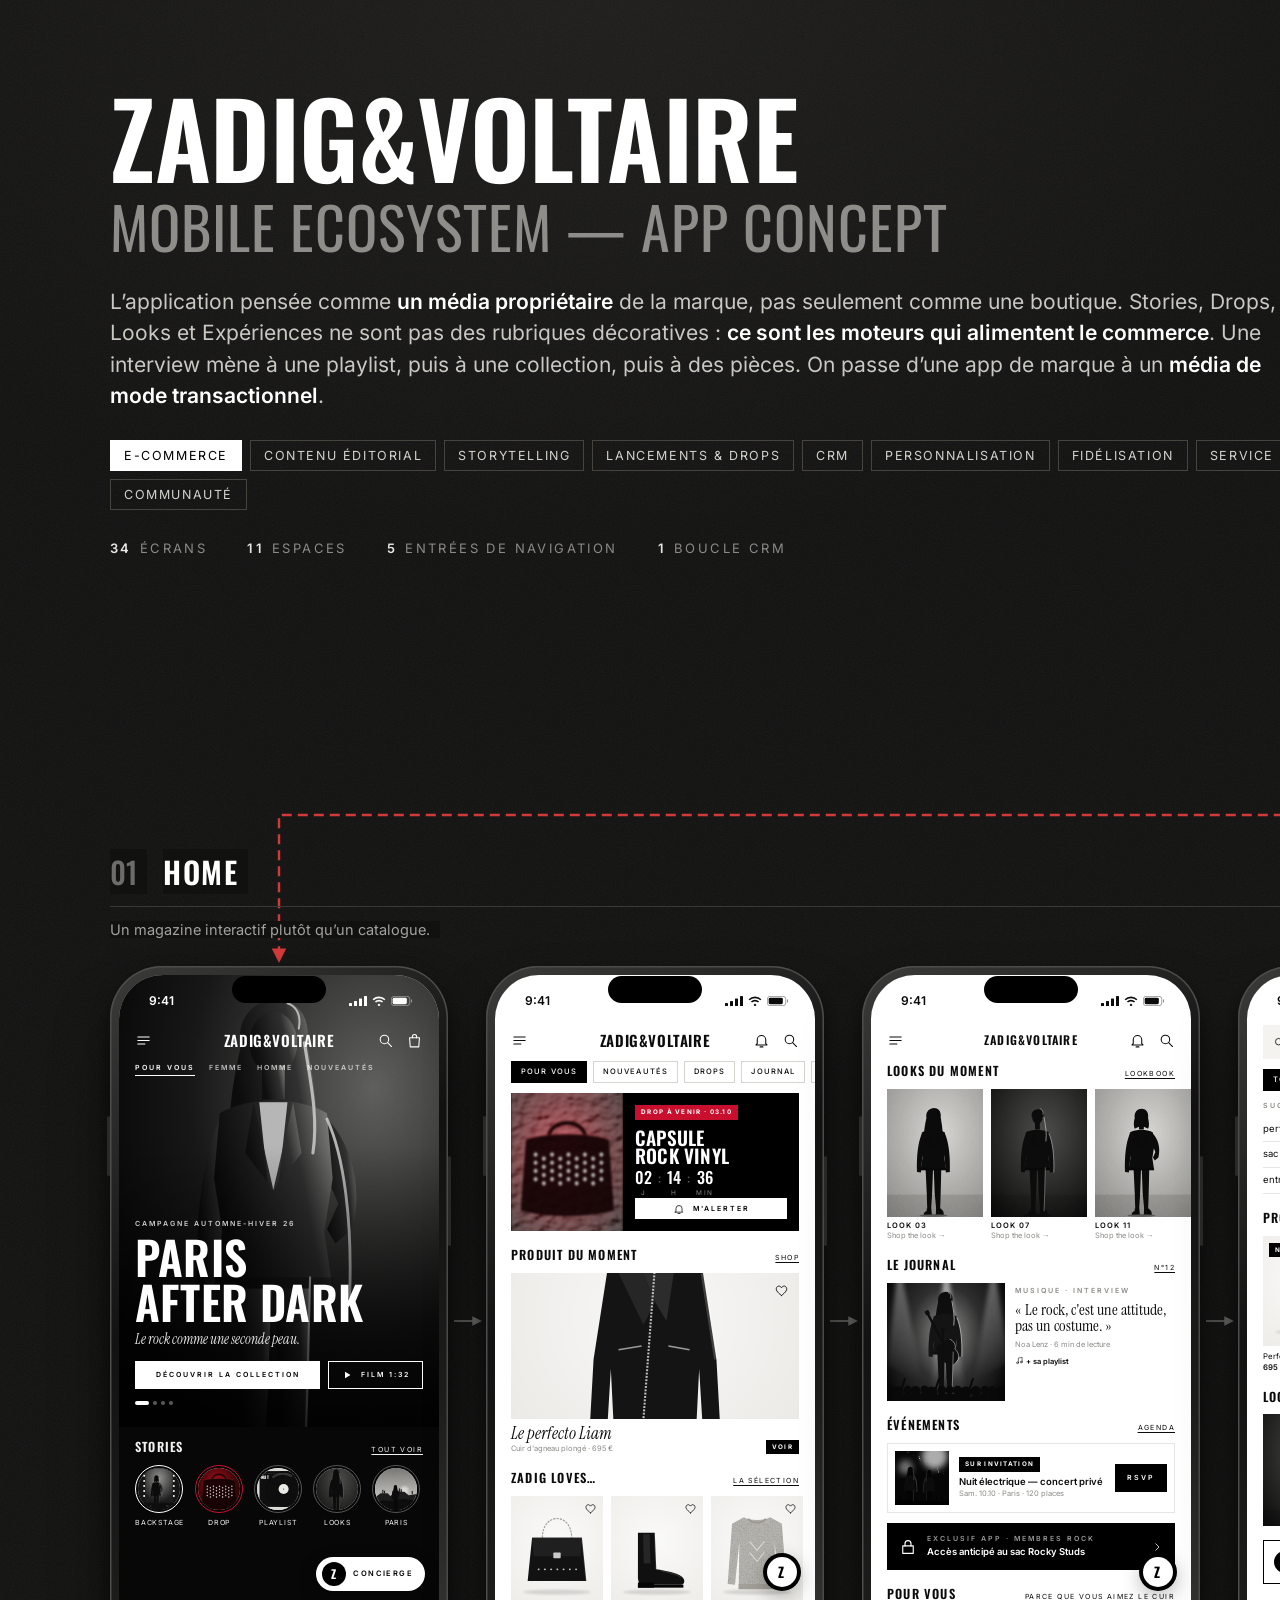
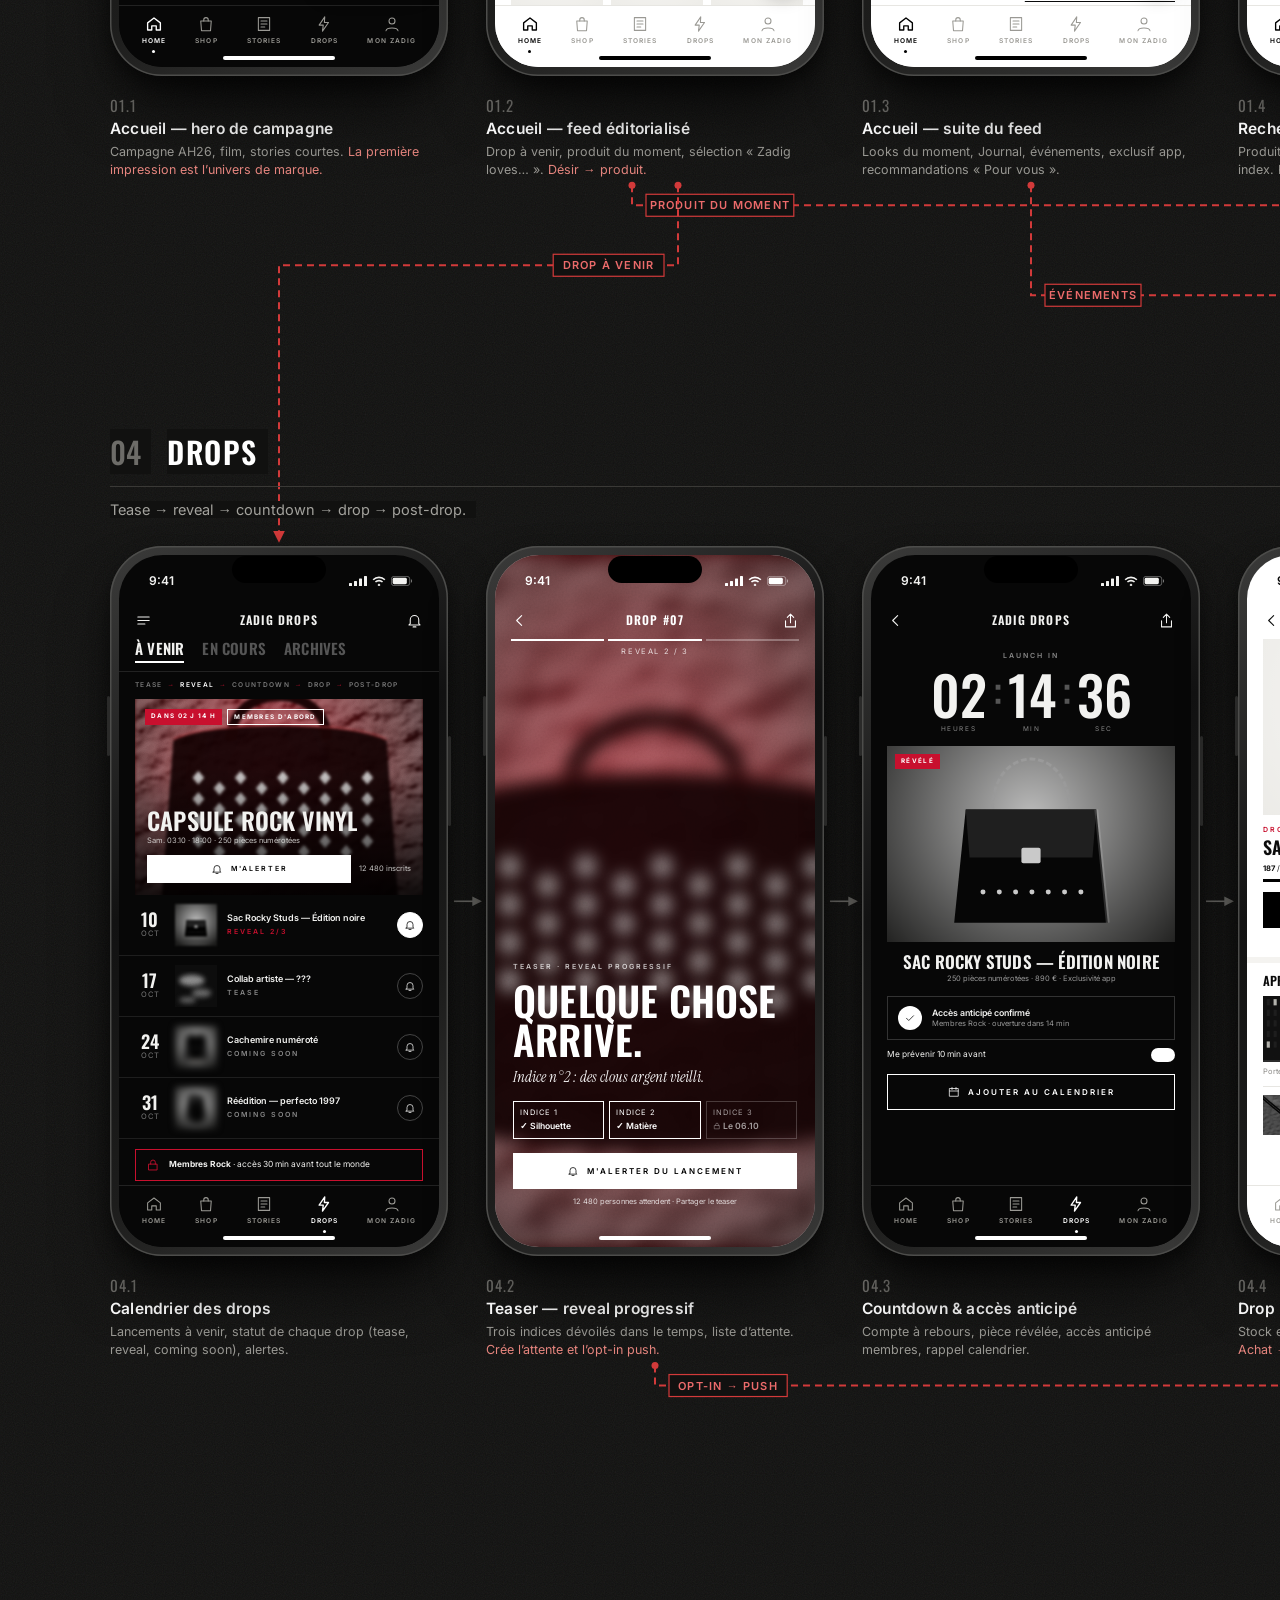
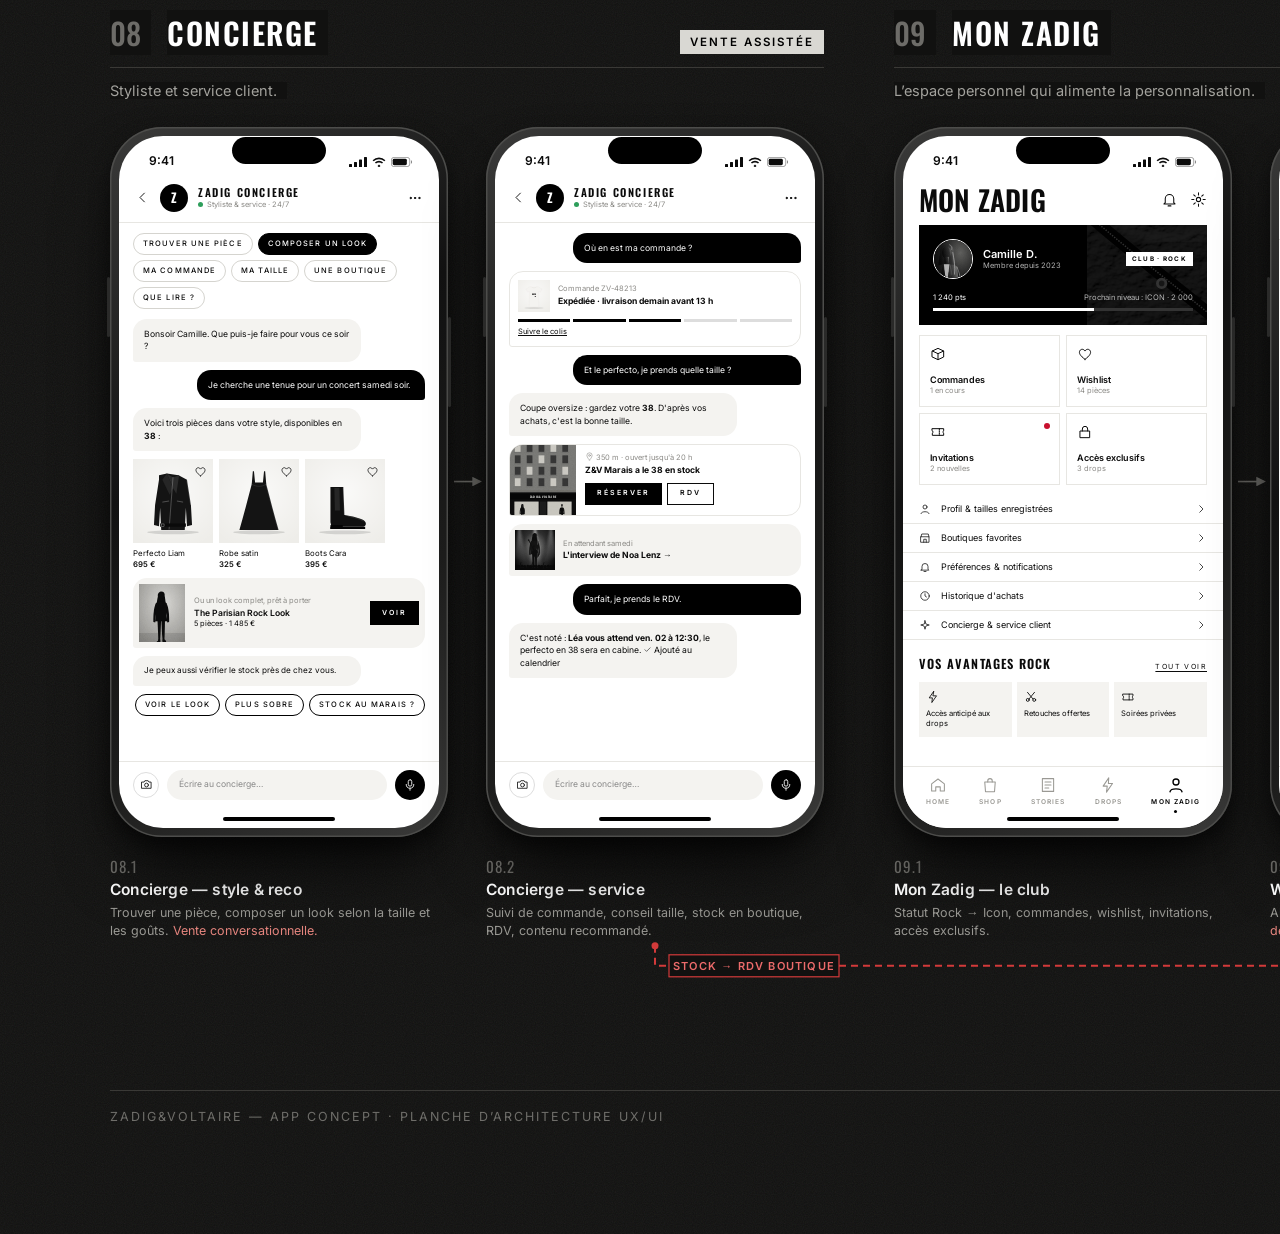
<file: zadig-voltaire/index.html>
<!doctype html>
<html lang="fr">
<head>
  <meta charset="utf-8">
  <meta name="viewport" content="width=device-width, initial-scale=1">
  <title>Zadig&amp;Voltaire App Concept</title>
  <link rel="stylesheet" href="fonts.css">
  <link rel="stylesheet" href="css/board.css">
</head>
<body>
  <main id="board" class="board"></main>
  <script src="js/art.js"></script>
  <script src="js/ui.js"></script>
  <script src="js/board.js"></script>
</body>
</html>
</file>
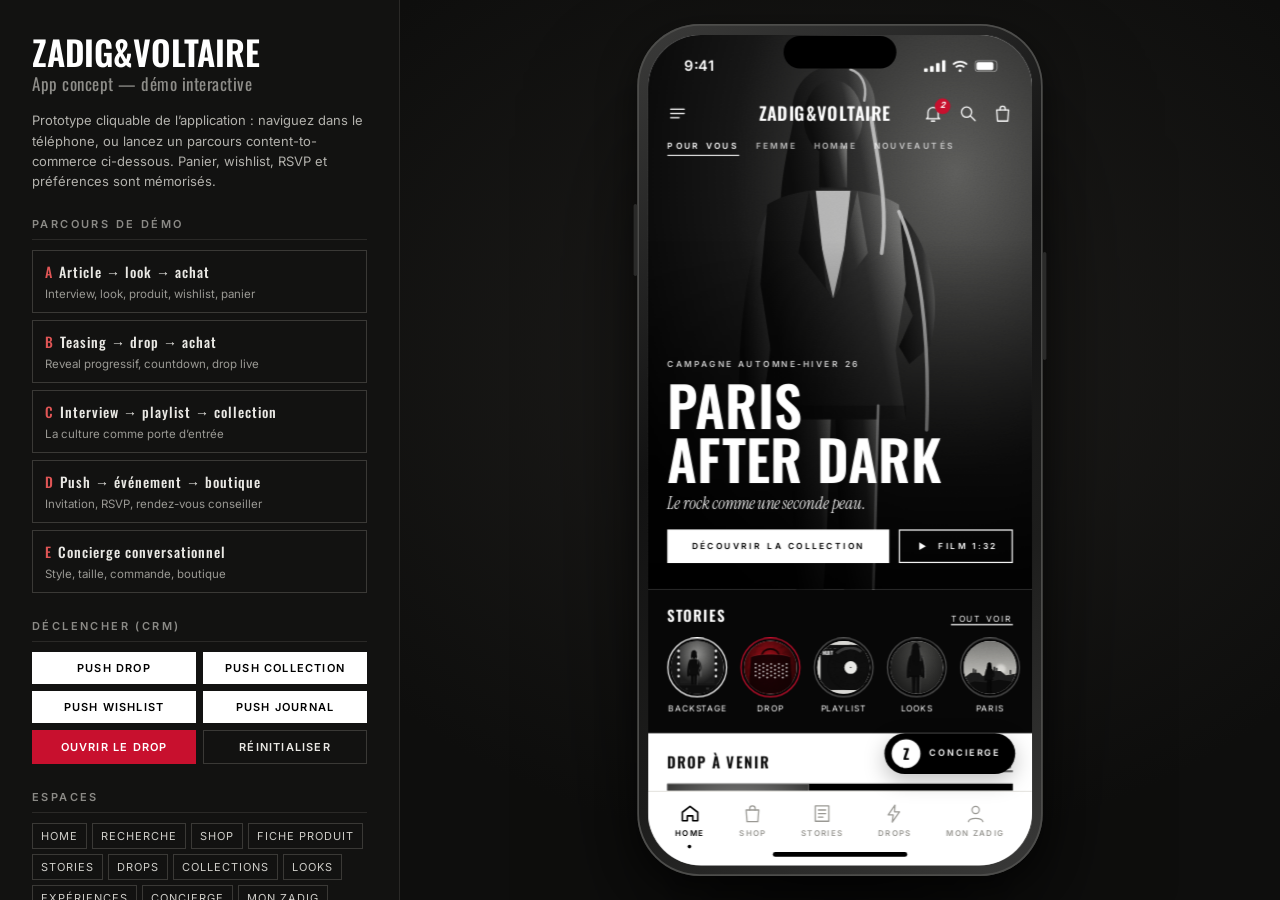
<file: zadig-voltaire/app/index.html>
<!doctype html>
<html lang="fr">
<head>
  <meta charset="utf-8">
  <meta name="viewport" content="width=device-width, initial-scale=1, viewport-fit=cover">
  <title>Zadig&amp;Voltaire App Demo</title>
  <link rel="stylesheet" href="../fonts.css">
  <link rel="stylesheet" href="../css/board.css">
  <link rel="stylesheet" href="app.css">
</head>
<body>
  <aside class="demo-panel" id="panel"></aside>
  <main class="stage">
    <div class="device">
      <div class="phone">
        <div class="island"></div>
        <div class="screen" id="screen">
          <div id="viewport"></div>
          <div id="layer"></div>
          <div class="push" id="push"></div>
          <div class="toast" id="toast"></div>
        </div>
      </div>
    </div>
  </main>
  <script src="../js/art.js"></script>
  <script src="../js/ui.js"></script>
  <script src="data.js"></script>
  <script src="app.js"></script>
</body>
</html>
</file>
<file: zadig-voltaire/fonts.css>
@font-face{font-family:'Oswald';font-style:normal;font-weight:200 700;font-display:block;src:url(fonts/Oswald-normal.woff2) format('woff2');}
@font-face{font-family:'Inter';font-style:normal;font-weight:100 900;font-display:block;src:url(fonts/Inter-normal.woff2) format('woff2');}
@font-face{font-family:'Instrument Serif';font-style:normal;font-weight:400;font-display:block;src:url(fonts/InstrumentSerif-normal.woff2) format('woff2');}
@font-face{font-family:'Instrument Serif';font-style:italic;font-weight:400;font-display:block;src:url(fonts/InstrumentSerif-italic.woff2) format('woff2');}
</file>
<file: zadig-voltaire/css/board.css>
/* ZADIG & VOLTAIRE — App concept board
 * Two layers: the presentation board (dark, agency style) and the app UI kit
 * rendered inside each phone. */
:root {
  --board-bg: #111110;
  --board-ink: #e9e8e4;
  --board-mute: #8b8a86;
  --board-line: #3a3936;
  --bridge: #d23a3a;

  --ink: #0b0b0b;
  --paper: #ffffff;
  --paper-2: #f4f3f0;
  --paper-3: #e7e6e2;
  --grey: #8b8a86;
  --grey-2: #b9b8b3;
  --red: #c8102e;

  --display: 'Oswald', 'Arial Narrow', sans-serif;
  --sans: 'Inter', 'Helvetica Neue', Arial, sans-serif;
  --serif: 'Instrument Serif', Georgia, serif;
}

* { box-sizing: border-box; margin: 0; padding: 0; }
html, body { background: var(--board-bg); }
body { color: var(--board-ink); font-family: var(--sans); -webkit-font-smoothing: antialiased; }

/* ========================================================== BOARD ========== */
.board {
  position: relative;
  width: 4880px;
  padding: 90px 110px 110px;
  background:
    radial-gradient(1400px 900px at 12% 0%, #1d1c1a 0%, transparent 60%),
    radial-gradient(1600px 1200px at 100% 100%, #1a1918 0%, transparent 60%),
    var(--board-bg);
}
.board::before { /* paper grain */
  content: ""; position: absolute; inset: 0; pointer-events: none; opacity: .07;
  background-image: url("data:image/svg+xml;utf8,<svg xmlns='http://www.w3.org/2000/svg' width='220' height='220'><filter id='n'><feTurbulence type='fractalNoise' baseFrequency='.9' numOctaves='2'/></filter><rect width='100%' height='100%' filter='url(%23n)'/></svg>");
}
#wires { position: absolute; inset: 0; pointer-events: none; overflow: visible; z-index: 3; }

/* ---------- header ---------- */
.b-head { display: grid; grid-template-columns: 1330px 1fr 980px; gap: 70px; align-items: start; margin-bottom: 70px; position: relative; z-index: 2; }
.b-brand { font-family: var(--display); font-weight: 600; font-size: 104px; line-height: .9; letter-spacing: -.5px; color: #fff; white-space: nowrap; }
.b-brand small { display: block; font-size: 58px; font-weight: 400; color: #8e8d89; letter-spacing: 1px; margin-top: 16px; }
.b-lead { margin-top: 34px; font-size: 21px; line-height: 1.5; color: #c9c8c3; max-width: 1180px; }
.b-lead b { color: #fff; font-weight: 600; }
.b-meta { display: flex; gap: 40px; margin-top: 30px; font-size: 13px; letter-spacing: 2.4px; text-transform: uppercase; color: var(--board-mute); }
.b-meta span b { color: var(--board-ink); font-weight: 600; margin-right: 8px; }
.b-pillars { display: flex; flex-wrap: wrap; gap: 8px; margin-top: 28px; max-width: 1240px; }
.b-pillars span { border: 1px solid #45443f; padding: 7px 13px; font-size: 12.5px; letter-spacing: 1.6px; text-transform: uppercase; color: #d4d3ce; }
.b-pillars span.on { background: #fff; color: #000; border-color: #fff; }

.b-h { font-size: 13px; letter-spacing: 3px; text-transform: uppercase; color: var(--board-mute); padding-bottom: 12px; border-bottom: 1px solid var(--board-line); margin-bottom: 20px; display: flex; justify-content: space-between; }
.b-h b { color: var(--board-ink); font-weight: 600; }

.sitemap { position: relative; }
.sitemap svg { width: 100%; height: auto; display: block; }

.b-side .navspec { display: flex; background: #fff; color: #000; border-radius: 18px; padding: 14px 10px 12px; justify-content: space-around; align-items: flex-end; position: relative; }
.navspec .it { display: flex; flex-direction: column; align-items: center; gap: 6px; font-size: 11px; letter-spacing: 1.6px; font-weight: 600; }
.navspec .it svg { width: 26px; height: 26px; }
.navspec .it.on::after { content: ""; width: 4px; height: 4px; background: #000; border-radius: 50%; }
.navspec-notes { display: grid; grid-template-columns: 1fr 1fr; gap: 14px 28px; margin-top: 18px; font-size: 14px; line-height: 1.45; color: #bdbcb7; }
.navspec-notes b { color: #fff; display: block; font-size: 12px; letter-spacing: 2px; text-transform: uppercase; margin-bottom: 3px; }
.journeys { margin-top: 34px; }
.journey { display: flex; align-items: center; flex-wrap: wrap; gap: 6px; margin-bottom: 14px; }
.journey .jn { font-family: var(--display); font-size: 15px; color: var(--bridge); width: 34px; font-weight: 600; }
.journey span.s { border: 1px solid #4a4944; padding: 6px 10px; font-size: 12px; letter-spacing: 1.4px; text-transform: uppercase; color: #e6e5e0; }
.journey span.s.buy { background: #fff; color: #000; border-color: #fff; font-weight: 600; }
.journey i { font-style: normal; color: var(--bridge); font-size: 14px; }

/* ---------- rows & groups ---------- */
.row { display: flex; gap: 70px; margin-bottom: 150px; position: relative; z-index: 2; }
.row:last-of-type { margin-bottom: 0; }
.group { position: relative; }
.g-title { display: flex; align-items: baseline; gap: 16px; padding-bottom: 12px; border-bottom: 1px solid var(--board-line); margin-bottom: 30px; }
.g-title .n { font-family: var(--display); font-size: 30px; font-weight: 500; color: #6d6c68; }
.g-title h2 { font-family: var(--display); font-size: 30px; font-weight: 600; letter-spacing: 1.5px; color: #fff; }
.g-title .role { margin-left: auto; font-size: 11.5px; letter-spacing: 2px; text-transform: uppercase; color: #000; background: #d9d8d3; padding: 5px 10px; font-weight: 600; white-space: nowrap; }
.g-title .role.red { background: var(--red); color: #fff; }
.g-sub { font-size: 14.5px; color: #a3a29d; margin: -18px 0 26px; max-width: 100%; line-height: 1.45; }
.g-screens { display: flex; gap: 38px; }

.shot { width: 338px; flex: none; position: relative; }
.cap { margin-top: 18px; }
.cap .id { font-family: var(--display); font-size: 15px; color: #6f6e6a; letter-spacing: 1px; }
.cap h3 { font-size: 15.5px; font-weight: 600; color: #fff; letter-spacing: .2px; margin: 3px 0 5px; }
.cap p { font-size: 12.5px; line-height: 1.45; color: #9a9994; }
.cap p em { font-style: normal; color: #e7867f; }

/* ---------- phone ---------- */
.phone {
  width: 338px; height: 710px; border-radius: 52px; padding: 9px; position: relative;
  background: linear-gradient(145deg, #3b3b3a, #121212 40%, #1d1d1c 70%, #3a3a39);
  box-shadow: 0 0 0 1.5px #4d4d4b inset, 0 40px 70px -20px rgba(0,0,0,.8), 0 10px 20px rgba(0,0,0,.45);
}
.phone::before, .phone::after { content: ""; position: absolute; width: 3px; background: #2a2a29; border-radius: 2px; }
.phone::before { left: -3px; top: 150px; height: 60px; }
.phone::after { right: -3px; top: 190px; height: 90px; }
.screen {
  width: 320px; height: 692px; border-radius: 44px; overflow: hidden; position: relative;
  background: var(--paper); color: var(--ink); font-family: var(--sans); font-size: 10px; line-height: 1.35;
  display: flex; flex-direction: column; isolation: isolate;
}
.screen.dark { background: #070707; color: #f2f2f0; }
.island { position: absolute; top: 10px; left: 50%; transform: translateX(-50%); width: 94px; height: 27px; background: #000; border-radius: 20px; z-index: 50; }

/* ========================================================== APP UI KIT ===== */
.ph { width: 100%; height: 100%; display: block; }
.img { position: relative; overflow: hidden; background: #ddd; }
.img > .ph { position: absolute; inset: 0; }

.sb { height: 46px; flex: none; display: flex; align-items: center; justify-content: space-between; padding: 6px 26px 0 30px; font-weight: 600; font-size: 12px; position: relative; z-index: 40; }
.sb .ic { display: flex; gap: 5px; align-items: center; }
.sb svg { height: 10px; }
.abs-top { position: absolute; top: 0; left: 0; right: 0; z-index: 40; }
.on-photo { color: #fff; }

.hdr { height: 38px; flex: none; display: flex; align-items: center; justify-content: space-between; padding: 0 16px; position: relative; z-index: 30; }
.hdr .l, .hdr .r { display: flex; gap: 12px; align-items: center; min-width: 50px; }
.hdr .r { justify-content: flex-end; }
.hdr svg { width: 17px; height: 17px; }
.logo { font-family: var(--display); font-weight: 600; font-size: 15px; letter-spacing: .6px; white-space: nowrap; }
.logo.sm { font-size: 12px; letter-spacing: 1.2px; }
.htitle { font-family: var(--display); font-weight: 600; font-size: 13px; letter-spacing: 1.6px; text-transform: uppercase; }

.body { flex: 1; overflow: hidden; position: relative; }
.pad { padding: 0 16px; }

.tabbar { height: 62px; flex: none; display: flex; justify-content: space-around; align-items: flex-start; padding: 9px 8px 0; border-top: 1px solid var(--paper-3); background: #fff; position: relative; z-index: 30; }
.dark .tabbar, .tabbar.dk { background: #070707; border-top-color: #222; }
.tabbar .t { display: flex; flex-direction: column; align-items: center; gap: 4px; font-size: 6.6px; letter-spacing: 1.1px; font-weight: 600; color: #9a9994; text-transform: uppercase; }
.tabbar .t svg { width: 18px; height: 18px; }
.tabbar .t.on { color: #000; }
.dark .tabbar .t.on, .tabbar.dk .t.on { color: #fff; }
.tabbar .t.on::after { content: ""; width: 3px; height: 3px; border-radius: 50%; background: currentColor; }
.homebar { position: absolute; bottom: 7px; left: 50%; transform: translateX(-50%); width: 112px; height: 4px; border-radius: 3px; background: #000; z-index: 60; }
.dark .homebar, .homebar.w { background: #fff; }

.fab { position: absolute; right: 14px; bottom: 76px; z-index: 35; height: 34px; padding: 0 12px 0 6px; border-radius: 17px; background: #000; color: #fff; display: flex; align-items: center; gap: 7px; font-size: 7.5px; letter-spacing: 1.4px; font-weight: 600; box-shadow: 0 6px 18px rgba(0,0,0,.25); }
.fab .z { width: 24px; height: 24px; border-radius: 50%; background: #fff; color: #000; display: grid; place-items: center; font-family: var(--display); font-weight: 700; font-size: 12px; }
.dark .fab, .fab.w { background: #fff; color: #000; }
.dark .fab .z, .fab.w .z { background: #000; color: #fff; }

.kicker { font-size: 7px; letter-spacing: 2px; text-transform: uppercase; font-weight: 600; }
.kicker.g { color: var(--grey); }
.kicker.r { color: var(--red); }
.disp { font-family: var(--display); font-weight: 600; text-transform: uppercase; line-height: .98; letter-spacing: .2px; }
.serif { font-family: var(--serif); }
.serif.i { font-style: italic; }
.muted { color: var(--grey); }
.tiny { font-size: 7.5px; }
.sm { font-size: 8.5px; }

.btn { height: 36px; display: flex; align-items: center; justify-content: center; gap: 8px; background: #000; color: #fff; font-size: 8px; letter-spacing: 2px; text-transform: uppercase; font-weight: 600; }
.btn.w { background: #fff; color: #000; }
.btn.o { background: transparent; border: 1px solid currentColor; color: inherit; }
.btn.r { background: var(--red); color: #fff; }
.btn.sm { height: 28px; font-size: 7px; padding: 0 12px; }
.btn svg { width: 12px; height: 12px; }

.chips { display: flex; gap: 6px; overflow: hidden; white-space: nowrap; }
.chip { border: 1px solid #d5d4cf; padding: 5px 9px; font-size: 7.5px; letter-spacing: 1.1px; text-transform: uppercase; font-weight: 500; flex: none; }
.chip.on { background: #000; color: #fff; border-color: #000; }
.dark .chip { border-color: #3a3a3a; color: #ddd; }
.dark .chip.on { background: #fff; color: #000; border-color: #fff; }

.tag { display: inline-block; font-size: 6.3px; letter-spacing: 1.3px; text-transform: uppercase; font-weight: 700; padding: 3px 6px; background: #fff; color: #000; }
.tag.k { background: #000; color: #fff; }
.tag.r { background: var(--red); color: #fff; }
.tag.o { background: transparent; border: 1px solid currentColor; }

.sec { display: flex; justify-content: space-between; align-items: baseline; margin: 16px 16px 9px; }
.sec h4 { font-family: var(--display); font-weight: 600; font-size: 12.5px; letter-spacing: 1.2px; text-transform: uppercase; }
.sec a { font-size: 7px; letter-spacing: 1.4px; text-transform: uppercase; text-decoration: underline; text-underline-offset: 2px; color: inherit; }

.hscroll { display: flex; gap: 8px; padding: 0 16px; overflow: hidden; }
.pcard { flex: none; }
.pcard .img { background: var(--paper-2); }
.pcard .nm { font-size: 7.8px; margin-top: 5px; line-height: 1.3; }
.pcard .pr { font-size: 7.8px; font-weight: 600; margin-top: 1px; }
.pcard .hrt { position: absolute; top: 6px; right: 6px; width: 13px; height: 13px; z-index: 2; }
.pcard .bdg { position: absolute; top: 6px; left: 6px; z-index: 2; }

.grid2 { display: grid; grid-template-columns: 1fr 1fr; gap: 12px 8px; padding: 0 16px; }

.line { height: 1px; background: var(--paper-3); }
.dark .line { background: #242424; }
.row-i { display: flex; align-items: center; justify-content: space-between; padding: 10px 16px; border-bottom: 1px solid var(--paper-3); font-size: 9px; }
.dark .row-i { border-bottom-color: #222; }
.row-i svg { width: 12px; height: 12px; }
.row-i .l { display: flex; gap: 10px; align-items: center; }

.dots { display: flex; gap: 4px; }
.dots i { width: 4px; height: 4px; border-radius: 50%; background: currentColor; opacity: .35; }
.dots i.on { opacity: 1; width: 14px; border-radius: 2px; }

.toggle { width: 24px; height: 14px; border-radius: 7px; background: #000; position: relative; flex: none; }
.toggle::after { content: ""; position: absolute; right: 2px; top: 2px; width: 10px; height: 10px; border-radius: 50%; background: #fff; }
.toggle.off { background: #d5d4cf; }
.toggle.off::after { right: auto; left: 2px; }

.progress { height: 3px; background: #e2e1dd; position: relative; }
.progress i { position: absolute; left: 0; top: 0; bottom: 0; background: #000; }
.dark .progress { background: #2a2a2a; }
.dark .progress i { background: #fff; }

.ovl { position: absolute; left: 0; right: 0; bottom: 0; background: linear-gradient(transparent, rgba(0,0,0,.82)); }
.ovl-t { position: absolute; left: 0; right: 0; top: 0; height: 120px; background: linear-gradient(rgba(0,0,0,.55), transparent); z-index: 1; }

.bubble { max-width: 78%; padding: 9px 11px; font-size: 8.6px; line-height: 1.45; margin-bottom: 8px; }
.bubble.me { background: #000; color: #fff; margin-left: auto; border-radius: 14px 14px 3px 14px; }
.bubble.z { background: var(--paper-2); border-radius: 14px 14px 14px 3px; }
.zavatar { width: 22px; height: 22px; border-radius: 50%; background: #000; color: #fff; display: grid; place-items: center; font-family: var(--display); font-weight: 700; font-size: 11px; flex: none; }

.notif { background: rgba(245,245,243,.78); backdrop-filter: blur(14px); border-radius: 16px; padding: 10px 11px; display: flex; gap: 9px; color: #000; margin-bottom: 7px; box-shadow: 0 2px 10px rgba(0,0,0,.15); }
.notif .ai { width: 26px; height: 26px; border-radius: 7px; background: #000; color: #fff; display: grid; place-items: center; font-family: var(--display); font-weight: 700; font-size: 11px; flex: none; }
.notif .tx { flex: 1; font-size: 8.6px; line-height: 1.35; }
.notif .tx b { display: flex; justify-content: space-between; font-size: 8.4px; }
.notif .tx b span { font-weight: 400; color: #666; }

.hotspot { position: absolute; width: 17px; height: 17px; border-radius: 50%; background: #fff; color: #000; font-size: 8px; font-weight: 700; display: grid; place-items: center; box-shadow: 0 0 0 4px rgba(255,255,255,.3); z-index: 3; }

.qr { display: grid; grid-template-columns: repeat(21, 1fr); width: 104px; height: 104px; }
.qr i { background: #000; }
.qr i.w { background: #fff; }

.stepper { position: relative; padding-left: 20px; }
.stepper .st { position: relative; padding-bottom: 14px; }
.stepper .st::before { content: ""; position: absolute; left: -16px; top: 2px; width: 9px; height: 9px; border-radius: 50%; border: 1.5px solid #000; background: #fff; }
.stepper .st.done::before { background: #000; }
.stepper .st.now::before { background: var(--red); border-color: var(--red); box-shadow: 0 0 0 4px rgba(200,16,46,.18); }
.stepper .st::after { content: ""; position: absolute; left: -12px; top: 12px; bottom: 0; width: 1.5px; background: #000; }
.stepper .st.todo::before { border-color: #c9c8c3; }
.stepper .st.todo::after, .stepper .st:last-child::after { background: #d9d8d3; }
.stepper .st:last-child::after { display: none; }
.stepper b { font-size: 9px; display: block; }
.stepper span { font-size: 7.6px; color: var(--grey); }

.sizes { display: flex; gap: 5px; }
.sizes span { flex: 1; height: 26px; border: 1px solid #d5d4cf; display: grid; place-items: center; font-size: 8.4px; font-weight: 500; }
.sizes span.on { border-color: #000; background: #000; color: #fff; }
.sizes span.x { color: #bbb; text-decoration: line-through; }
.dark .sizes span { border-color: #3a3a3a; }
.dark .sizes span.on { background: #fff; color: #000; border-color: #fff; }

.cd { display: flex; gap: 4px; align-items: flex-start; justify-content: center; }
.cd div { text-align: center; }
.cd b { font-family: var(--display); font-weight: 500; display: block; line-height: 1; }
.cd small { font-size: 6.5px; letter-spacing: 1.6px; color: #888; }
.cd .sep { font-family: var(--display); color: #555; }

.map { position: absolute; inset: 0; background: #ecebe7; }
.pin { position: absolute; transform: translate(-50%, -100%); }

/* ========================================================== BOARD, PART 2 == */
#wires { z-index: 1; }
.b-head, .row, .b-foot { z-index: 2; }
.row { margin-bottom: 250px; }
.g-title .n, .g-title h2 { background: var(--board-bg); padding-right: 10px; }
.g-sub span { background: var(--board-bg); padding-right: 10px; }
.g-sub { position: relative; }
.b-side .legend { display: flex; gap: 26px; margin-top: 26px; font-size: 12.5px; color: #a3a29d; align-items: center; flex-wrap: wrap; }
.legend > span { display: flex; align-items: center; gap: 8px; }
.lg-em { color: #e7867f; font-weight: 600; }

.panel {
  width: 800px; height: 710px; flex: none; border: 1px solid #3a3936; padding: 30px 32px; position: relative;
  background: linear-gradient(180deg, #181817, #121211); color: var(--board-ink);
}
.p-k { font-size: 12px; letter-spacing: 2.4px; text-transform: uppercase; color: #e05656; font-weight: 600; }
.p-t { font-family: var(--display); font-size: 30px; font-weight: 600; letter-spacing: .5px; margin: 8px 0 20px; line-height: 1.05; text-transform: uppercase; }
.p-days { border-top: 1px solid #34332f; }
.p-day { display: grid; grid-template-columns: 52px 110px 1fr 64px; gap: 12px; align-items: center; padding: 9px 0; border-bottom: 1px solid #2a2927; font-size: 14px; }
.p-day .d { font-family: var(--display); font-size: 17px; color: #8b8a86; }
.p-day .c { font-size: 11px; letter-spacing: 1.6px; text-transform: uppercase; color: #cfcec9; border: 1px solid #45443f; padding: 4px 7px; text-align: center; }
.p-day .m { color: #fff; font-weight: 500; }
.p-day .m small { display: block; font-size: 12px; color: #8b8a86; font-weight: 400; margin-top: 2px; }
.p-day .ref { font-family: var(--display); font-size: 14px; color: #e05656; text-align: right; }
.p-day.hot .c { background: var(--red); border-color: var(--red); color: #fff; }
.p-cols { display: grid; grid-template-columns: 1fr 1fr; gap: 28px; margin-top: 20px; }
.p-h { font-size: 11.5px; letter-spacing: 2px; text-transform: uppercase; color: #8b8a86; margin-bottom: 9px; }
.p-chips { display: flex; flex-wrap: wrap; gap: 6px; }
.p-chips span { font-size: 12px; border: 1px solid #45443f; padding: 4px 8px; color: #dcdbd6; }
.panel ul { list-style: none; font-size: 13px; color: #cfcec9; line-height: 1.7; }
.panel ul li::before { content: "— "; color: #e05656; }
.p-kpi { display: grid; grid-template-columns: repeat(4, 1fr); gap: 10px; margin-top: 20px; border-top: 1px solid #34332f; padding-top: 14px; }
.p-kpi div { font-size: 11.5px; color: #8b8a86; line-height: 1.4; }
.p-kpi b { display: block; font-family: var(--display); font-size: 16px; color: #fff; font-weight: 500; letter-spacing: .5px; margin-bottom: 2px; }

.b-foot { position: relative; display: flex; justify-content: space-between; margin-top: 150px; padding-top: 18px; border-top: 1px solid var(--board-line); font-size: 12.5px; letter-spacing: 2px; text-transform: uppercase; color: #6f6e6a; }
.fab.mini { padding: 0; width: 38px; height: 38px; border-radius: 50%; justify-content: center; }
.fab.mini .z { width: 30px; height: 30px; font-size: 14px; }
</file>
<file: zadig-voltaire/app/app.css>
/* ZADIG & VOLTAIRE — App demo
 * Shell (presentation panel + scaled device) and interactive states.
 * The app UI kit itself comes from ../css/board.css. */
html, body { height: 100%; overflow: hidden; background: #0e0e0d; }
body { display: flex; color: #e9e8e4; }

/* ---------- presentation panel (desktop) ---------- */
.demo-panel { width: 400px; flex: none; height: 100%; overflow-y: auto; padding: 36px 32px 40px; border-right: 1px solid #2a2927; background: #121211; }
.demo-panel .brand { font-family: var(--display); font-weight: 600; font-size: 34px; line-height: .95; color: #fff; }
.demo-panel .brand small { display: block; font-size: 17px; font-weight: 400; color: #8e8d89; margin-top: 8px; letter-spacing: .5px; }
.demo-panel p.lead { font-size: 13px; line-height: 1.55; color: #b3b2ad; margin: 18px 0 6px; }
.demo-panel h4 { font-size: 11px; letter-spacing: 2.4px; text-transform: uppercase; color: #8b8a86; margin: 26px 0 10px; padding-bottom: 8px; border-bottom: 1px solid #2a2927; font-weight: 600; }
.demo-panel button { font: inherit; cursor: pointer; }
.dp-journey { display: block; width: 100%; text-align: left; background: none; border: 1px solid #3a3936; color: #e9e8e4; padding: 10px 12px; margin-bottom: 7px; transition: border-color .15s, background .15s; }
.dp-journey:hover { border-color: #fff; background: #1b1b1a; }
.dp-journey b { display: block; font-family: var(--display); font-size: 14px; letter-spacing: 1px; font-weight: 500; }
.dp-journey span { font-size: 11.5px; color: #9a9994; }
.dp-journey b i { font-style: normal; color: #e05656; margin-right: 6px; }
.dp-acts { display: grid; grid-template-columns: 1fr 1fr; gap: 7px; }
.dp-acts button { background: #fff; color: #000; border: 0; padding: 9px 8px; font-size: 11px; letter-spacing: 1.2px; text-transform: uppercase; font-weight: 600; }
.dp-acts button.o { background: none; color: #e9e8e4; border: 1px solid #3a3936; }
.dp-acts button.r { background: var(--red); color: #fff; }
.dp-map { display: flex; flex-wrap: wrap; gap: 5px; }
.dp-map button { background: none; border: 1px solid #3a3936; color: #cfcec9; padding: 5px 8px; font-size: 11px; letter-spacing: 1px; text-transform: uppercase; }
.dp-map button:hover, .dp-map button.on { border-color: #fff; color: #fff; }
.dp-now { font-size: 12px; color: #9a9994; line-height: 1.5; }
.dp-now b { color: #fff; font-weight: 600; }
.dp-foot { font-size: 11px; color: #6f6e6a; margin-top: 26px; line-height: 1.5; }

/* ---------- stage ---------- */
.stage { flex: 1; display: grid; place-items: center; position: relative; overflow: hidden;
  background: radial-gradient(900px 700px at 50% 40%, #1f1e1c 0%, #0e0e0d 70%); }
.device { transform-origin: center center; }
.phone { box-shadow: 0 0 0 1.5px #4d4d4b inset, 0 60px 120px -30px rgba(0,0,0,.9), 0 10px 30px rgba(0,0,0,.5); }

@media (max-width: 760px) {
  .demo-panel { display: none; }
  .stage { background: #000; }
  .phone { padding: 0; border-radius: 0; background: none; box-shadow: none; }
  .phone::before, .phone::after, .island { display: none; }
  .screen { border-radius: 0; }
}

/* ---------- interactive app behaviour ---------- */
.screen { user-select: none; -webkit-user-select: none; }
.screen .body { overflow-y: auto; overflow-x: hidden; scrollbar-width: none; overscroll-behavior: contain; }
.screen .body::-webkit-scrollbar { display: none; }
.hscroll { overflow-x: auto; scrollbar-width: none; }
.hscroll::-webkit-scrollbar { display: none; }
.chips { overflow-x: auto; scrollbar-width: none; }
.chips::-webkit-scrollbar { display: none; }
[data-go], [data-act], .tabbar .t, .chip, .btn { cursor: pointer; }
.btn { transition: opacity .15s, transform .1s; }
.btn:active, [data-go]:active { transform: scale(.98); }
.btn.dis { opacity: .35; pointer-events: none; }
.tabbar .t { transition: color .15s; }
.pcard .hrt { cursor: pointer; }
.pcard .hrt.on { fill: #000; }
.dark .pcard .hrt.on { fill: #fff; }

.view { position: absolute; inset: 0; display: flex; flex-direction: column; }
.view.enter-push { animation: pushIn .32s cubic-bezier(.2,.8,.2,1); }
.view.enter-pop { animation: popIn .28s cubic-bezier(.2,.8,.2,1); }
.view.enter-tab { animation: fadeIn .22s ease; }
@keyframes pushIn { from { transform: translateX(34%); opacity: .2; } to { transform: none; opacity: 1; } }
@keyframes popIn { from { transform: translateX(-20%); opacity: .3; } to { transform: none; opacity: 1; } }
@keyframes fadeIn { from { opacity: 0; } to { opacity: 1; } }

.badge-n { position: absolute; top: -4px; right: -6px; min-width: 13px; height: 13px; border-radius: 7px; background: var(--red); color: #fff; font-size: 7px; font-weight: 700; display: grid; place-items: center; padding: 0 3px; font-family: var(--sans); }
.hdr .r > span, .hdr .l > span { position: relative; display: inline-flex; }

/* push banner + toast */
.push { position: absolute; left: 8px; right: 8px; top: 8px; z-index: 90; transform: translateY(-130%); transition: transform .45s cubic-bezier(.2,.9,.2,1); cursor: pointer; }
.push.show { transform: translateY(0); }
.push .notif { margin: 0; box-shadow: 0 10px 30px rgba(0,0,0,.35); background: rgba(245,245,243,.94); }
.toast { position: absolute; left: 50%; bottom: 84px; transform: translate(-50%, 20px); opacity: 0; z-index: 95; background: #000; color: #fff; padding: 9px 14px; font-size: 8.6px; letter-spacing: .4px; white-space: nowrap; transition: all .3s; pointer-events: none; display: flex; gap: 7px; align-items: center; }
.dark .toast, .toast.w { background: #fff; color: #000; }
.toast.show { opacity: 1; transform: translate(-50%, 0); }
.toast svg { width: 11px; height: 11px; }

/* sheets */
.sheet-bg { position: absolute; inset: 0; background: rgba(0,0,0,.4); z-index: 80; opacity: 0; transition: opacity .25s; }
.sheet-bg.show { opacity: 1; }
.sheet { position: absolute; left: 0; right: 0; bottom: 0; background: #fff; color: #000; z-index: 81; border-radius: 18px 18px 0 0; padding: 8px 16px 28px; transform: translateY(100%); transition: transform .32s cubic-bezier(.2,.9,.2,1); max-height: 80%; overflow-y: auto; }
.sheet.show { transform: none; }
.sheet .grab { width: 34px; height: 4px; border-radius: 2px; background: #ddd; margin: 0 auto 12px; }

/* fullscreen story/film player */
.player { position: absolute; inset: 0; z-index: 70; background: #000; color: #fff; }
.player > .img { position: absolute; inset: 0; }
.player .kb { animation: kenburns 9s ease-out forwards; }
@keyframes kenburns { from { transform: scale(1.12); } to { transform: scale(1); } }
.bars { display: flex; gap: 3px; padding: 0 14px; }
.bars > div { flex: 1; height: 2px; background: rgba(255,255,255,.35); overflow: hidden; }
.bars > div i { display: block; height: 100%; width: 0; background: #fff; }
.bars > div.done i { width: 100%; }
.bars > div.run i { animation: bar var(--d, 5s) linear forwards; }
@keyframes bar { to { width: 100%; } }
.tapzone { position: absolute; top: 90px; bottom: 150px; width: 40%; z-index: 4; }

/* chat */
.typing { display: inline-flex; gap: 3px; padding: 11px 12px; }
.typing i { width: 5px; height: 5px; border-radius: 50%; background: #999; animation: blink 1s infinite; }
.typing i:nth-child(2) { animation-delay: .15s; } .typing i:nth-child(3) { animation-delay: .3s; }
@keyframes blink { 0%, 100% { opacity: .25; } 50% { opacity: 1; } }
.bubble { animation: fadeIn .25s ease; }
.chat-in { flex: 1; height: 30px; border-radius: 15px; background: var(--paper-2); border: 0; padding: 0 12px; font: 8.6px var(--sans); outline: none; color: #000; }

/* misc */
.pulse { animation: pulse 1.4s infinite; }
@keyframes pulse { 0%, 100% { box-shadow: 0 0 0 3px rgba(200,16,46,.25); } 50% { box-shadow: 0 0 0 6px rgba(200,16,46,0); } }
.eq { display: inline-flex; gap: 1.5px; align-items: flex-end; height: 9px; }
.eq i { width: 2px; background: var(--red); animation: eq .8s infinite ease-in-out; }
.eq i:nth-child(2) { animation-delay: .2s; } .eq i:nth-child(3) { animation-delay: .4s; }
@keyframes eq { 0%, 100% { height: 3px; } 50% { height: 9px; } }
.spin { width: 16px; height: 16px; border: 2px solid rgba(255,255,255,.3); border-top-color: #fff; border-radius: 50%; animation: rot .8s linear infinite; }
@keyframes rot { to { transform: rotate(360deg); } }
.empty { text-align: center; padding: 50px 30px; color: var(--grey); font-size: 9px; line-height: 1.5; }
.empty .disp { color: #000; font-size: 18px; margin-bottom: 6px; }
.qty { display: flex; align-items: center; border: 1px solid #d5d4cf; }
.qty span { width: 20px; height: 20px; display: grid; place-items: center; font-size: 10px; cursor: pointer; }
.qty b { width: 18px; text-align: center; font-size: 8.6px; }
.opt { display: flex; gap: 9px; align-items: center; padding: 10px; border: 1px solid #d5d4cf; margin-bottom: 6px; font-size: 8.8px; cursor: pointer; }
.opt.on { border-color: #000; box-shadow: 0 0 0 1px #000 inset; }
.opt .rd { width: 12px; height: 12px; border-radius: 50%; border: 1.5px solid #000; flex: none; }
.opt.on .rd { background: radial-gradient(#000 45%, #fff 50%); }
.film-prog { position: absolute; left: 16px; right: 16px; bottom: 40px; z-index: 5; }
input.search-in { border: 0; background: none; outline: none; font: 10px var(--sans); flex: 1; color: #000; min-width: 0; }

/* layers inside the screen */
#viewport { position: absolute; inset: 0; }
#layer { position: absolute; inset: 0; z-index: 70; pointer-events: none; }
#layer > * { pointer-events: auto; }
.hdr-float { position: absolute; top: 0; left: 0; right: 0; z-index: 40; color: #fff; transition: background .25s, color .25s; }
.hdr-float.solid { background: rgba(255,255,255,.96); color: #000; border-bottom: 1px solid var(--paper-3); backdrop-filter: blur(10px); }
.fab { transition: all .25s; overflow: hidden; white-space: nowrap; }
.fab.collapsed { padding: 0; width: 38px; height: 38px; font-size: 0; letter-spacing: 0; justify-content: center; gap: 0; }
.fab.collapsed .z { width: 30px; height: 30px; font-size: 14px; }
</file>
